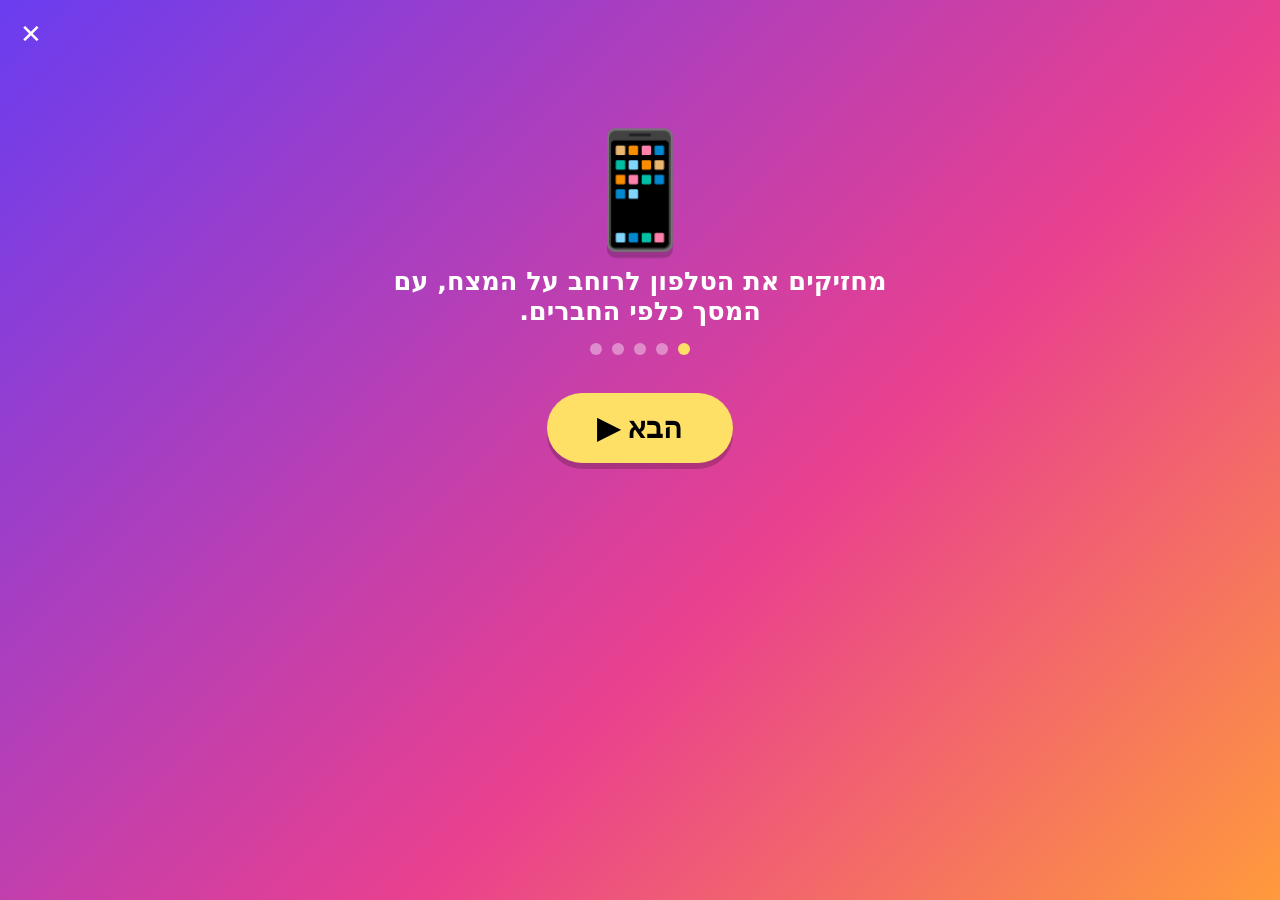
<file: index.html>
<!doctype html><html lang="he" dir="rtl"><head><meta charset="utf-8">
<meta name="viewport" content="width=device-width,initial-scale=1,viewport-fit=cover">
<meta name="theme-color" content="#6a3df0"><meta name="apple-mobile-web-app-capable" content="yes">
<link rel="icon" type="image/png" sizes="32x32" href="favicon-32.png"><link rel="apple-touch-icon" href="apple-touch-icon.png"><link rel="manifest" href="manifest.json"><title>על המצח!</title><link rel="preload" href="logo.png" as="image"><link rel="stylesheet" href="style.css?v=10"></head><body>
<section id="home" class="screen active">
 <img class="logo" src="logo.png" alt="" width="140" height="140" fetchpriority="high"><h1><span data-i="title"></span> 🎉</h1><p class="sub" data-i="sub"></p>
 <div class="card race-entry"><h3>🏁 שחקו יחד — מירוץ במקביל</h3><p>יש קוד חדר? הצטרפו מהטלפון שלכם!</p><form id="raceJoinForm"><label for="roomCode">קוד חדר</label><input id="roomCode" inputmode="numeric" pattern="[0-9]{4}" maxlength="4" placeholder="4821" required><label for="raceName">כינוי לקבוצה / לשחקן</label><input id="raceName" maxlength="24" placeholder="נבחר שם אוטומטית"><button class="cta small" id="raceJoin">כניסה לחדר ▶</button></form><small>או בחרו קטגוריה למטה ופתחו חדר חדש. צריך אינטרנט.</small></div><div class="card"><h3 data-i="age"></h3><div class="seg age" id="ageSeg"></div><h3 data-i="mode"></h3><div class="seg" id="modeSeg">
  <button data-v="pic"><span data-i="pic"></span><small data-i="kids"></small></button><button data-v="word" data-i="word"></button></div>
  
  <label class="chk" id="labelBox"><input type="checkbox" id="showLabel" checked> <span data-i="showLabel"></span></label></div>
 <div class="card"><h3 data-i="time"></h3><div class="seg" id="timeSeg"><button data-v="30" data-s="30"></button><button data-v="60" data-s="60"></button><button data-v="90" data-s="90"></button></div></div>
 <div class="card"><h3 data-i="teams"></h3><div class="seg" id="teamSeg"><button data-v="1" data-i="solo"></button><button data-v="2">2</button><button data-v="3">3</button><button data-v="4">4</button></div><div id="teamNames"></div>
  <label class="chk"><input type="checkbox" id="tourn"> <span data-i="tournOn"></span></label><div id="roundRow"><h3 data-i="rounds"></h3><div class="seg" id="roundSeg"><button data-v="2">2</button><button data-v="3">3</button><button data-v="5">5</button><button data-v="7">7</button></div></div>
  <div id="board"></div><button class="cta small" id="endGame" data-i="endGame"></button><button class="link" id="resetScores" data-i="reset"></button></div>
 <h3 class="center" data-i="modesT"></h3><div id="modes" class="grid"></div><h3 class="center" data-i="catsT"></h3><div id="cats" class="grid"></div><h3 class="center" data-i="holT"></h3><div id="hols" class="grid"></div>
 <div class="card"><h3 data-i="settings"></h3>
  <div class="seg" id="langSeg"><button data-v="he">🇮🇱 עברית</button><button data-v="en">🇬🇧 English</button></div>
  <label class="chk"><input type="checkbox" id="mute"> <span data-i="sound"></span></label>
  <label class="chk"><input type="checkbox" id="cam"> <span data-i="cam"></span></label><small class="camh" data-i="camHelp"></small>
  <label class="chk"><input type="checkbox" id="invert"> <span data-i="invert"></span></label>
  <h3 data-i="sensT" id="sensH"></h3><div class="seg" id="sensSeg" aria-labelledby="sensH"><button data-v="low" data-i="sLow"></button><button data-v="mid" data-i="sMid"></button><button data-v="high" data-i="sHigh"></button></div>
  <button class="link" id="tiltTest" data-i="tiltTest"></button>
  <label class="chk"><input type="checkbox" id="tapOnly"> <span data-i="tapOnly"></span></label>
  <label class="chk"><input type="checkbox" id="bigTxt"> <span data-i="big"></span></label>
  <label class="chk"><input type="checkbox" id="fresh" checked> <span data-i="fresh"></span></label>
  <button class="link" id="tutorial" data-i="tutorial"></button><button class="link paid" id="restore" data-i="restore"></button><a class="link" href="privacy.html" data-i="privacy"></a></div>
 <p class="help" data-i="help"></p>
</section>
<section id="onboard" class="screen"><button class="link skipob" id="obSkip" aria-label="Skip / דילוג">✕</button><div id="obIcon" class="huge"></div><p id="obText" class="obt"></p><div id="obDots"></div><button class="cta" id="obNext"></button></section>
<section id="customScr" class="screen"><h2 data-i="customT"></h2><p data-i="customHelp"></p><div class="cadd"><input id="cNew" enterkeyhint="done"><button id="cAdd" class="cta small"></button></div><div id="cCount"></div><ul id="cList"></ul><button class="cta" id="customSave" data-i="saveB"></button><button class="link" id="customBack" data-i="back"></button></section>
<section id="unlockScr" class="screen"><div class="huge">🔓</div><h2 data-i="lockedT"></h2><div id="lockList"></div><button class="cta" id="buy"></button><p id="payNote"></p><button class="link" id="restore2" data-i="restore"></button><button class="link" id="unlockBack" data-i="back"></button></section>
<section id="ready" class="screen"><div id="readyTeam" class="big"></div><div id="readyCat" class="big2"></div><p id="readyHint" class="hintP"></p><p data-i="placeOn"></p><button class="cta" id="go" data-i="go"></button><button class="cta small" id="raceHost">🏁 מירוץ במקביל — פתיחת חדר</button><button class="link" id="back1" data-i="back"></button></section>
<section id="count" class="screen"><div id="countNum" class="huge" role="status" aria-live="assertive">3</div></section>
<section id="play" class="screen"><div id="timer" role="timer" aria-live="off">60</div><div id="scoreLive" aria-live="polite">0</div>
 <div id="item" aria-live="polite"><img id="pimg" alt=""><div id="emoji"></div><div id="word"></div><div id="hintP"></div></div>
 <button class="side skip" id="bSkip" data-al="skip">⏭️<br><span data-i="skip"></span></button><button class="side ok" id="bOk" data-al="ok">✅<br><span data-i="ok"></span></button>
 <div id="flash" aria-hidden="true"></div><div id="recDot">● REC</div></section>
<section id="sum" class="screen"><h2 id="sumTitle"></h2><div id="sumScore" class="huge"></div><div id="sumStars" class="stars"></div><div id="recBanner" style="display:none"></div><div id="sumSub"></div>
 <div class="lists"><div><h3 data-i="guessed"></h3><ul id="lOk"></ul></div><div><h3 data-i="skipped"></h3><ul id="lSkip"></ul></div></div>
 <div id="vidBox" style="display:none"><h3 data-i="videoT"></h3><video id="vid" controls playsinline></video><div class="vbtn"><a id="vidDl" class="cta small" data-i="dl"></a><button id="vidShare" class="cta small" data-i="share"></button></div></div>
 <div id="board2"></div><div id="nextUp" class="big2"></div><button class="cta" id="next"></button><button class="cta small" id="endGame2" data-i="endShort"></button><button class="link" id="toHome" data-i="menu"></button></section>
<section id="win" class="screen"><div class="huge" id="winCrown">🏆</div><h2 id="winTitle"></h2><ol id="winList"></ol><button class="cta" id="newGame" data-i="newGame"></button><button class="link" id="winHome" data-i="winHome"></button></section>
<section id="raceLobby" class="screen race-page" dir="rtl"><h1>🏁 מירוץ במקביל</h1><p>קוד החדר — אמרו לחברים:</p><div id="raceCode" dir="ltr">…</div><p id="raceSetup"></p><button id="raceShare" class="cta small" aria-describedby="raceShareMsg">🔗 העתקת קישור לחדר</button><p id="raceShareMsg" class="race-copy" role="status" aria-live="polite"></p><p id="raceLobbyStatus" role="status" aria-live="polite"></p><ul id="racePlayers"></ul><p class="race-help">2–8 קבוצות, טלפון אחד לכל קבוצה.<br>אותה מילה לכולם! הראשון שמנחש ומטה קדימה זוכה בנקודה.<br>הטיה אחורה = לא יודעים, בלי להחליף את המילה.<br>המצלמה כבויה במירוץ. המארח חייב להישאר בחדר.<br>שחקו עם מכרים והשתמשו בכינוי — הקוד אינו סיסמה.</p><button id="raceStart" class="cta small">כולם מוכנים? מתחילים! ▶</button><button id="raceLobbyExit" class="link">יציאה מהחדר</button></section>
<section id="racePlay" class="screen" dir="rtl"><header class="race-top"><b id="raceTimer">60</b><div id="raceBoard" aria-label="ניקוד חי"></div></header><div id="raceItem"><img id="raceImage" alt=""><div id="raceEmoji"></div><div id="raceWord" dir="auto"></div><small id="raceHint"></small></div><button id="raceSkip" class="race-side race-skip">⏭️<br>לא יודעים</button><button id="raceCorrect" class="race-side race-ok">✅<br>ניחשנו!</button><div id="raceFlash" role="status"></div><div class="race-bottom"><button id="racePause">⏸ עצירה</button><button id="raceGlobalSkip">⏭ לכולם</button><button id="raceEnd">🏁 סיום</button><button id="raceExit">✖ יציאה</button></div><div id="racePaused"><h2>⏸ המשחק בהפסקה</h2><p>הזמן עצר אצל כולם</p><button id="raceResume" class="cta small">▶ ממשיכים</button><button id="racePausedExit" class="cta small">✖ יציאה</button></div></section>
<section id="raceResults" class="screen race-page" dir="rtl"><h1>🏆 תוצאות המירוץ</h1><h2 id="raceWinner"></h2><ol id="raceRanks"></ol><button id="raceAgain" class="cta small">סיבוב נוסף ▶</button><p id="raceAgainWait">מחכים למארח לסיבוב נוסף</p><button id="raceHome" class="link">חזרה הביתה</button></section>
<section id="raceError" class="screen race-page" dir="rtl"><div class="huge">📡</div><h2 id="raceErrorText" role="alert"></h2><button id="raceErrorHome" class="cta small">חזרה הביתה</button></section>
<div id="toast" role="status" aria-live="polite"></div>
<div id="tiltOv" role="dialog" aria-modal="true" aria-labelledby="ttH"><div class="pbox"><h2 id="ttH" data-i="ttTitle"></h2><p id="ttMsg" role="status" aria-live="polite"></p><div class="ttTrack" aria-hidden="true"><i id="ttBar"></i></div><button id="ttDone" class="cta" data-i="ttDone"></button></div></div>
<div id="raceNet" role="status" aria-live="polite" hidden></div>
<div id="ctl"><button id="pauseB" data-i="pause"></button><button id="exitB" data-i="exit"></button></div>
<div id="pauseOv"><div class="pbox"><h2 data-i="paused"></h2><div id="pauseCd" class="huge"></div><div id="pauseBtns"><button id="resumeB" class="cta" data-i="resume"></button><button id="exitB2" class="cta ghostx" data-i="exit"></button></div></div></div>
<button id="quit" hidden></button><script src="data.js?v=10"></script><script src="data_en.js?v=10"></script><script src="ages.js?v=10"></script><script src="holidays.js?v=10"></script><script src="content.js?v=10"></script><script src="content2.js?v=10"></script><script src="pay.js?v=10"></script><script src="app.js?v=10"></script><script src="race.js?v=10"></script></body></html>
</file>
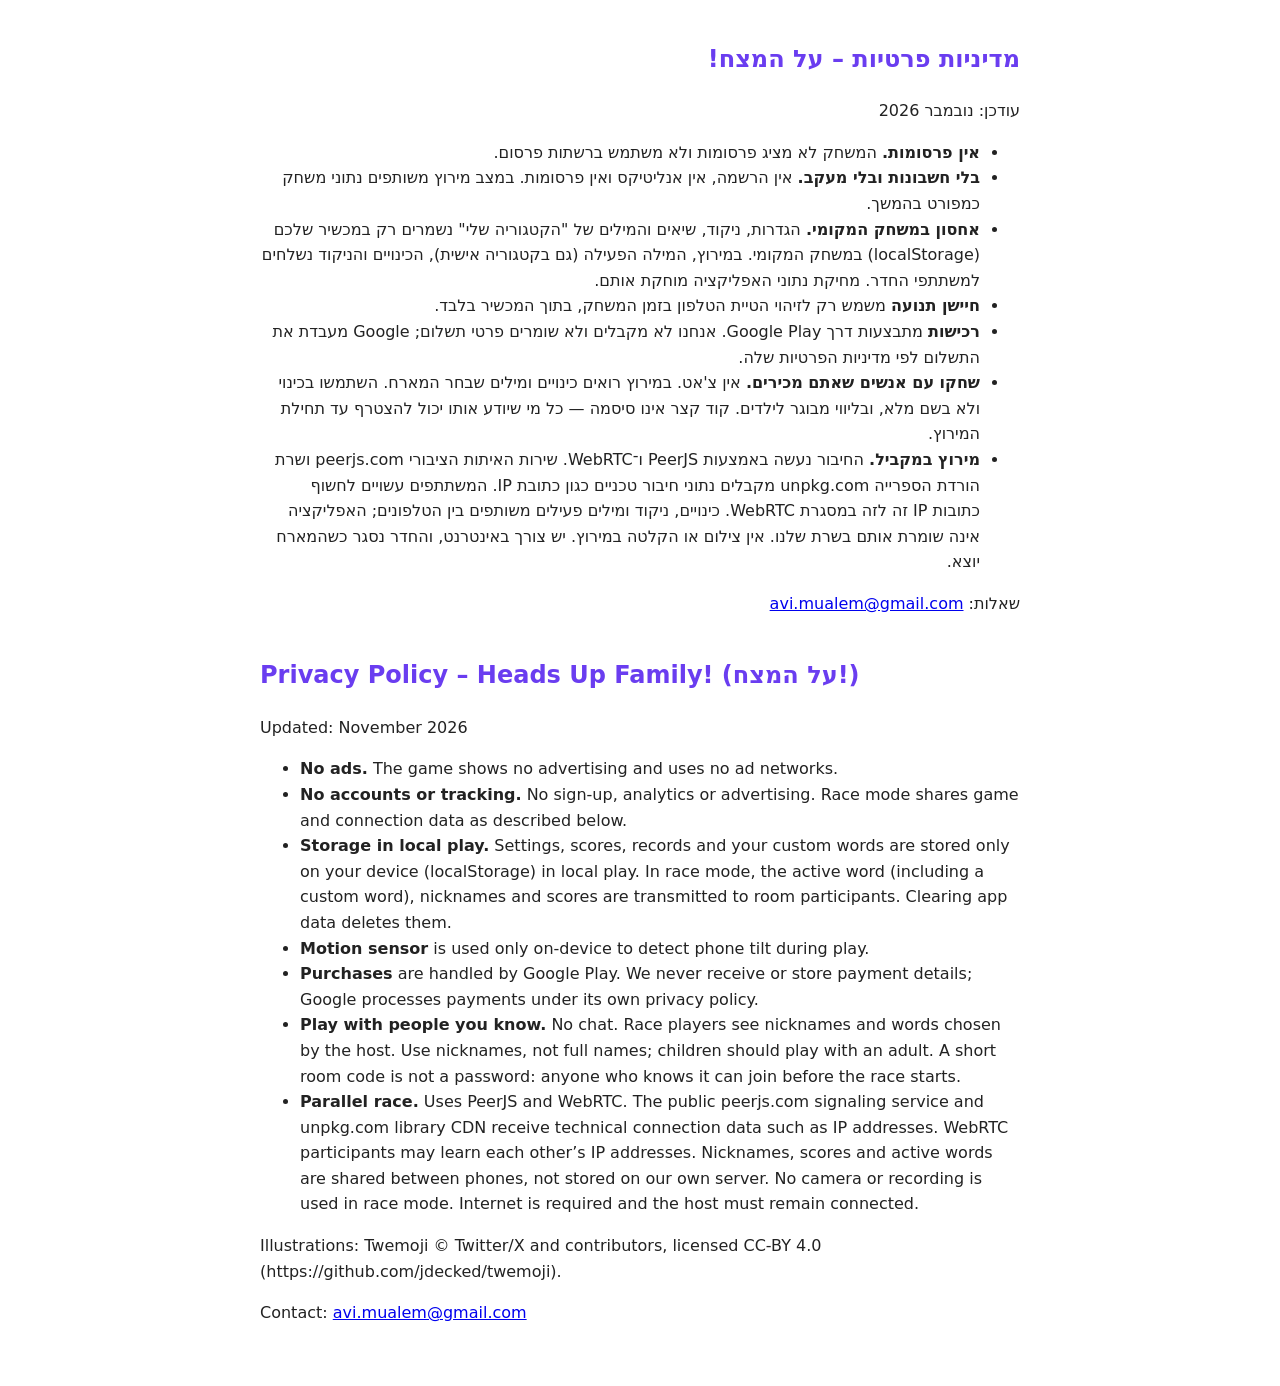
<file: privacy.html>
<!doctype html><html lang="he" dir="rtl"><head><meta charset="utf-8"><meta name="viewport" content="width=device-width,initial-scale=1"><title>מדיניות פרטיות – על המצח! / Privacy Policy</title>
<style>body{font-family:system-ui,Arial,sans-serif;max-width:760px;margin:auto;padding:20px;line-height:1.6;color:#222}h1,h2{color:#6a3df0}section{margin-bottom:40px}</style></head><body>
<section><h1>מדיניות פרטיות – על המצח!</h1><p>עודכן: נובמבר 2026</p>
<ul><li><b>אין פרסומות.</b> המשחק לא מציג פרסומות ולא משתמש ברשתות פרסום.</li>
<li><b>בלי חשבונות ובלי מעקב.</b> אין הרשמה, אין אנליטיקס ואין פרסומות. במצב מירוץ משותפים נתוני משחק כמפורט בהמשך.</li>
<li><b>אחסון במשחק המקומי.</b> הגדרות, ניקוד, שיאים והמילים של "הקטגוריה שלי" נשמרים רק במכשיר שלכם (localStorage) במשחק המקומי. במירוץ, המילה הפעילה (גם בקטגוריה אישית), הכינויים והניקוד נשלחים למשתתפי החדר. מחיקת נתוני האפליקציה מוחקת אותם.</li>
<li><b>חיישן תנועה</b> משמש רק לזיהוי הטיית הטלפון בזמן המשחק, בתוך המכשיר בלבד.</li>
<li><b>רכישות</b> מתבצעות דרך Google Play. אנחנו לא מקבלים ולא שומרים פרטי תשלום; Google מעבדת את התשלום לפי מדיניות הפרטיות שלה.</li>
<li><b>שחקו עם אנשים שאתם מכירים.</b> אין צ'אט. במירוץ רואים כינויים ומילים שבחר המארח. השתמשו בכינוי ולא בשם מלא, ובליווי מבוגר לילדים. קוד קצר אינו סיסמה — כל מי שיודע אותו יכול להצטרף עד תחילת המירוץ.</li><li><b>מירוץ במקביל.</b> החיבור נעשה באמצעות PeerJS ו־WebRTC. שירות האיתות הציבורי peerjs.com ושרת הורדת הספרייה unpkg.com מקבלים נתוני חיבור טכניים כגון כתובת IP. המשתתפים עשויים לחשוף כתובות IP זה לזה במסגרת WebRTC. כינויים, ניקוד ומילים פעילים משותפים בין הטלפונים; האפליקציה אינה שומרת אותם בשרת שלנו. אין צילום או הקלטה במירוץ. יש צורך באינטרנט, והחדר נסגר כשהמארח יוצא.</li></ul>
<p>שאלות: <a href="mailto:avi.mualem@gmail.com">avi.mualem@gmail.com</a></p></section>
<section dir="ltr" lang="en"><h1>Privacy Policy – Heads Up Family! (על המצח!)</h1><p>Updated: November 2026</p>
<ul><li><b>No ads.</b> The game shows no advertising and uses no ad networks.</li>
<li><b>No accounts or tracking.</b> No sign-up, analytics or advertising. Race mode shares game and connection data as described below.</li>
<li><b>Storage in local play.</b> Settings, scores, records and your custom words are stored only on your device (localStorage) in local play. In race mode, the active word (including a custom word), nicknames and scores are transmitted to room participants. Clearing app data deletes them.</li>
<li><b>Motion sensor</b> is used only on-device to detect phone tilt during play.</li>
<li><b>Purchases</b> are handled by Google Play. We never receive or store payment details; Google processes payments under its own privacy policy.</li>
<li><b>Play with people you know.</b> No chat. Race players see nicknames and words chosen by the host. Use nicknames, not full names; children should play with an adult. A short room code is not a password: anyone who knows it can join before the race starts.</li><li><b>Parallel race.</b> Uses PeerJS and WebRTC. The public peerjs.com signaling service and unpkg.com library CDN receive technical connection data such as IP addresses. WebRTC participants may learn each other’s IP addresses. Nicknames, scores and active words are shared between phones, not stored on our own server. No camera or recording is used in race mode. Internet is required and the host must remain connected.</li></ul>
<p>Illustrations: Twemoji © Twitter/X and contributors, licensed CC-BY 4.0 (https://github.com/jdecked/twemoji).</p><p>Contact: <a href="mailto:avi.mualem@gmail.com">avi.mualem@gmail.com</a></p></section></body></html>
</file>
<file: style.css>
*{box-sizing:border-box;-webkit-tap-highlight-color:transparent}
body{margin:0;font-family:system-ui,"Segoe UI",Arial,sans-serif;background:linear-gradient(135deg,#6a3df0,#e9408f 60%,#ff9a3c);color:#222;min-height:100vh;overflow-x:hidden}
.screen{display:none;padding:16px;min-height:100vh}.screen.active{display:block}
h1{color:#fff;text-align:center;font-size:2.6rem;margin:8px 0 0;text-shadow:0 4px 0 #0003}.sub{color:#fff;text-align:center;margin:0 0 12px}
h3{margin:6px 0}.center{text-align:center;color:#fff}
.card{background:#fff;border-radius:22px;padding:12px 14px;margin:10px auto;max-width:640px;box-shadow:0 8px 20px #0003}
.seg{display:flex;gap:8px;flex-wrap:wrap}.seg button{flex:1;min-height:52px;border:0;border-radius:14px;background:#eee;font-size:1.1rem;font-weight:700}
.seg button small{display:block;font-weight:400;font-size:.75rem}.seg button.on{background:#6a3df0;color:#fff}
.grid{display:grid;grid-template-columns:repeat(auto-fill,minmax(140px,1fr));gap:12px;max-width:800px;margin:auto}
.grid button{border:0;border-radius:22px;min-height:120px;font-size:1.2rem;font-weight:800;color:#fff;box-shadow:0 6px 0 #0003;transition:transform .1s}
.grid button:active{transform:scale(.95)}.grid button b{display:block;font-size:3rem}
.chk{display:block;margin:10px 0;font-size:1rem}.chk input{transform:scale(1.4);margin-inline-end:8px}
.help{color:#fff;text-align:center;max-width:600px;margin:10px auto;opacity:.9}
#teamNames input{width:100%;font-size:1.1rem;padding:10px;margin-top:8px;border-radius:12px;border:2px solid #ddd}
.board{display:flex;gap:8px;flex-wrap:wrap;margin-top:8px}.board div{flex:1;background:#f3efff;border-radius:12px;padding:8px;text-align:center;font-weight:700;color:#222}.board .cur{background:#ffe066}
.link{background:none;border:0;color:#6a3df0;font-size:1rem;text-decoration:underline;margin:8px auto;display:block}
#ready,#count,#sum{text-align:center;color:#fff}#ready .link,#sum .link{color:#fff}
.big{font-size:2.4rem;font-weight:900;margin-top:20vh}.huge{font-size:7rem;font-weight:900;text-shadow:0 6px 0 #0003}#count .huge{margin-top:25vh;animation:pop 1s infinite}
@keyframes pop{0%{transform:scale(.4);opacity:0}30%{transform:scale(1.1);opacity:1}100%{transform:scale(1)}}
.cta{background:#ffe066;border:0;border-radius:40px;font-size:1.8rem;font-weight:900;padding:18px 50px;box-shadow:0 6px 0 #0003;margin-top:20px}
#play{background:#fff;position:relative;overflow:hidden;padding:0}
#item{position:absolute;inset:0;display:flex;flex-direction:column;align-items:center;justify-content:center;padding:0 22vw;text-align:center}
#emoji{font-size:min(55vh,40vw);line-height:1}#word{font-size:min(14vh,9vw);font-weight:900;color:#3b1fa3}
#play.pic #word{font-size:min(9vh,6vw);color:#555}#play.wordm #word{font-size:min(22vh,10vw)}
#timer,#scoreLive{position:absolute;top:10px;font-size:2rem;font-weight:900;background:#6a3df0;color:#fff;border-radius:30px;padding:4px 18px;z-index:2}
#timer{left:50%;transform:translateX(-50%)}#timer.low{background:#e53935;animation:pop .5s infinite}#scoreLive{left:calc(50% + 60px);background:#2fbf71;z-index:3}
.side{position:absolute;top:0;bottom:0;width:18vw;border:0;font-size:1.6rem;font-weight:900;color:#fff;opacity:.9;z-index:2}
.ok{left:0;background:#2fbf71}.skip{right:0;background:#ff9a3c}
#flash{position:absolute;inset:0;display:none;align-items:center;justify-content:center;font-size:30vh;z-index:3;color:#fff}
#flash.g{display:flex;background:#2fbf71}#flash.s{display:flex;background:#ff9a3c}
#quit{position:absolute;bottom:10px;left:50%;transform:translateX(-50%);border:0;background:#0002;border-radius:50%;width:44px;height:44px;font-size:1.2rem;z-index:2}
.lists{display:flex;gap:12px;max-width:700px;margin:auto;text-align:start}.lists>div{flex:1;background:#fff;color:#222;border-radius:18px;padding:10px}
.lists ul{margin:0;padding-inline-start:18px;font-size:1.1rem}
#rotate{display:none}

.board div{display:flex;flex-direction:column;align-items:center;border:3px solid transparent}.board div b{font-size:1.8rem}.board div small{font-size:.75rem;color:#6a3df0}
.board .lead{border-color:#f5b700;box-shadow:0 0 12px #f5b70099}.rnd{text-align:center;font-size:.85rem;color:#666;margin-top:4px}
#board2 .board,#board2 .rnd{max-width:700px;margin:10px auto 0}#board2 .rnd{color:#fff}
#sumSub{font-size:1.3rem;font-weight:800}.big2{font-size:1.6rem;font-weight:900;margin-top:10px}
.cta.small{font-size:1.1rem;padding:10px 24px;display:block;margin:12px auto}
#win{text-align:center;color:#fff}#winList{list-style:none;padding:0;max-width:500px;margin:12px auto}
#winList li{display:flex;justify-content:space-between;background:#fff;color:#222;border-radius:16px;padding:12px 18px;margin:8px 0;font-size:1.3rem;font-weight:800}
#winList li.lead{background:#ffe066}#win .link{color:#fff}
.grid button.mix{background:linear-gradient(135deg,#6a3df0,#ff5c8a,#ff9a3c)}
#win .huge{font-size:4rem;margin-top:4px}
.logo{display:block;width:clamp(90px,22vmin,150px);height:auto;margin:0 auto 8px;border-radius:22%;box-shadow:0 6px 20px rgba(0,0,0,.25)}
/* v4 */
#pimg{height:min(52vh,38vw);width:auto;max-width:56vw;object-fit:contain;filter:drop-shadow(0 6px 0 #0001)}
.grid button{position:relative}.grid button.locked{filter:saturate(.45) brightness(.85)}.grid button .lock{position:absolute;top:8px;inset-inline-end:10px;font-style:normal;font-size:1.4rem}
.grid button .bst{display:block;font-size:.8rem;font-weight:700;margin-top:4px;color:#fff8;color:#fffd}
#onboard,#customScr,#unlockScr{text-align:center;color:#fff}.obt{font-size:1.6rem;font-weight:800;max-width:560px;margin:10px auto}
#obDots{margin:14px}#obDots i{display:inline-block;width:12px;height:12px;border-radius:50%;background:#fff6;margin:0 5px}#obDots i.on{background:#ffe066}
.skipob{position:absolute;top:10px;inset-inline-end:14px;color:#fff;font-size:1.6rem;text-decoration:none}#onboard .huge{margin-top:12vh}
#customText{width:100%;max-width:560px;font-size:1.2rem;border-radius:16px;padding:12px;border:0}#customScr .link,#unlockScr .link,#home a.link{color:#fff}.card a.link{color:#6a3df0;text-align:center}
#lockList{display:flex;flex-wrap:wrap;gap:8px;justify-content:center;max-width:640px;margin:12px auto}#lockList span{background:#fff3;border-radius:14px;padding:6px 12px;font-weight:700}
#buy{font-size:1.3rem;padding:16px 28px}#buy:disabled{opacity:.6}#payNote{max-width:520px;margin:12px auto;font-size:1.05rem}
.stars{direction:ltr;font-size:3rem;color:#ffe066;text-shadow:0 3px 0 #0003;letter-spacing:6px}
.lists li{display:flex;align-items:center;gap:8px;margin:4px 0}.lists li img{width:34px;height:34px}
#toast{position:fixed;bottom:24px;left:50%;transform:translateX(-50%) translateY(120px);background:#222;color:#fff;padding:12px 22px;border-radius:30px;font-weight:700;transition:transform .3s;z-index:9}#toast.on{transform:translateX(-50%) translateY(0)}

.seg.age button{font-size:.95rem}.grid button .hint{display:block;font-size:.72rem;font-weight:600;opacity:.95;margin-top:4px}.grid button.modeT{min-height:130px}.hintP{text-align:center;color:#fff;font-size:1.1rem}#hintP{font-size:1rem;opacity:.8;margin-top:8px}
#play.pic #item.noimg #word{font-size:min(18vh,9vw);color:#3b1fa3}
#ctl{position:fixed;top:auto;bottom:calc(8px + env(safe-area-inset-bottom));left:50%;transform:translateX(-50%);display:none;gap:10px;z-index:50}#ctl button{min-width:96px;min-height:56px;border:0;border-radius:16px;background:#000a;color:#fff;font-size:1.05rem;font-weight:800;padding:6px 12px}
#pauseOv{position:fixed;inset:0;background:#2a1460;display:none;align-items:center;justify-content:center;z-index:60;color:#fff;text-align:center}#pauseOv.on{display:flex}#pauseOv .pbox{display:flex;flex-direction:column;gap:16px;align-items:center}#pauseBtns{display:flex;gap:16px}#pauseBtns .ghostx{background:#fff3}#pauseBtns .cta{min-width:150px;min-height:64px;font-size:1.3rem}#pauseCd{font-size:5rem;font-weight:900;min-height:1em}
#play #item{padding-bottom:64px;box-sizing:border-box}
@media (max-height:420px){#ctl button{min-height:44px;min-width:84px;font-size:.95rem;padding:4px 10px}#play #item{padding-bottom:60px}}
#play #item{padding-top:78px}
#pimg{height:min(52vh,38vw,calc(100vh - 78px - 64px - min(11vh,7.2vw) - 24px));min-height:0}
#emoji{font-size:min(55vh,40vw,calc(100vh - 78px - 64px - min(11vh,7.2vw) - 24px))}
@media (max-height:420px){#pimg{height:min(52vh,38vw,calc(100vh - 78px - 50px - min(11vh,7.2vw) - 16px))}#emoji{font-size:min(55vh,40vw,calc(100vh - 78px - 50px - min(11vh,7.2vw) - 16px))}#scoreLive,#timer{font-size:1.6rem}}

/* v8 */
.grid button.season{outline:4px solid #ffe066;box-shadow:0 0 18px #ffe066cc;animation:glow 1.6s ease-in-out infinite alternate}.grid button .sb{display:block;font-size:.78rem;font-weight:800;margin-top:4px;color:#ffe066}
@keyframes glow{from{box-shadow:0 0 6px #ffe06688}to{box-shadow:0 0 22px #ffe066}}
.camh{display:block;font-size:.8rem;color:#666;margin:-4px 0 6px;padding-inline-start:30px}
#roundRow h3{margin:10px 0 4px}
.cadd{display:flex;gap:8px;max-width:560px;margin:10px auto}.cadd input{flex:1;font-size:1.2rem;padding:10px 14px;border-radius:14px;border:0}.cadd .cta.small{margin:0}
#cCount{font-weight:800;margin:6px}#cList{list-style:none;padding:0;max-width:560px;margin:0 auto;max-height:45vh;overflow:auto}
#cList li{display:flex;gap:8px;margin:6px 0}#cList input{flex:1;font-size:1.1rem;padding:8px 12px;border-radius:12px;border:0}#cList .del{border:0;border-radius:12px;background:#fff3;font-size:1.2rem;min-width:48px;min-height:44px}
.lists ul{list-style:none;padding:0}.lists>div:first-child{border-top:6px solid #2fbf71}.lists>div:last-child{border-top:6px solid #e53935}
#lOk li{color:#1d8a4f;font-weight:700}#lSkip li{color:#c62828;font-weight:700}
#recBanner{display:inline-block;background:#ffe066;color:#3b1fa3;font-size:1.6rem;font-weight:900;border-radius:30px;padding:6px 22px;margin:6px;animation:pop 1s}
#vidBox{max-width:700px;margin:12px auto;background:#0003;border-radius:18px;padding:10px}#vid{width:100%;max-height:50vh;border-radius:12px;background:#000;transform:scaleX(-1)}
.vbtn{display:flex;gap:10px;justify-content:center;flex-wrap:wrap}.vbtn .cta.small{margin:8px 0;text-decoration:none;color:#222}
#recDot{display:none;position:absolute;top:14px;inset-inline-start:14px;z-index:4;background:#e53935;color:#fff;font-weight:900;font-size:.85rem;border-radius:12px;padding:3px 9px;animation:pop 1.2s infinite}
.confetti{position:fixed;inset:0;pointer-events:none;z-index:80;overflow:hidden}.confetti i{position:absolute;top:-20px;width:10px;height:16px;border-radius:2px;animation-name:fall;animation-timing-function:linear;animation-fill-mode:forwards}
@keyframes fall{to{top:110vh;transform:rotate(720deg) translateX(40px)}}
#winCrown{animation:pop 1s}

#word{overflow-wrap:anywhere;max-width:100%;unicode-bidi:isolate;line-height:1.1}#play.wordm #word{font-size:min(16vh,8vw)}
/* v9: isolated race layout — never changes local/solo/tournament UI. */
[hidden]{display:none!important}.race-entry input{display:block;width:100%;font:inherit;padding:10px;border:2px solid #ddd;border-radius:12px;margin:6px 0 10px}.race-entry #roomCode{direction:ltr;text-align:center;letter-spacing:.2em;font-size:1.5rem}.race-entry small{display:block;text-align:center;color:#555}.race-page{color:#fff;text-align:center;max-width:760px;margin:auto}.race-page .link{color:#fff}.race-page h1{font-size:2rem}.race-page p{margin:8px 0}#raceCode{font-size:clamp(3rem,13vw,5rem);font-weight:900;letter-spacing:.18em;background:#fff;color:#4a20bc;border-radius:20px;max-width:360px;margin:auto;padding:4px 0}#racePlayers,#raceRanks{list-style:none;padding:0;max-width:500px;margin:10px auto}#racePlayers li,#raceRanks li{background:#fff;color:#392078;border-radius:14px;padding:10px;margin:6px 0;font-weight:800;overflow-wrap:anywhere}#raceRanks li{display:flex;justify-content:space-between;gap:8px}.race-help{font-size:.9rem;line-height:1.6}button:disabled{opacity:.55}
#racePlay{position:fixed;inset:0;height:100dvh;min-height:0;background:#fff;padding:0;overflow:hidden;color:#392078}.race-top{position:absolute;top:0;left:0;right:0;height:136px;display:flex;flex-direction:column;align-items:center;gap:6px;padding:8px 10px;z-index:2}#raceTimer{background:#6a3df0;color:#fff;border-radius:30px;padding:4px 18px;font-size:1.8rem;line-height:1.2}#raceTimer.low{background:#df3358}#raceBoard{display:grid;grid-template-columns:repeat(4,minmax(0,1fr));gap:4px;width:100%;max-width:700px;font-size:.72rem;line-height:1.3}#raceBoard span{background:#eee8ff;border-radius:8px;padding:4px;overflow:hidden;text-overflow:ellipsis;white-space:nowrap}#raceBoard .lead{background:#fff0ab}#raceBoard b{color:#392078}#raceItem{position:absolute;inset:136px 19% 78px;display:flex;flex-direction:column;align-items:center;justify-content:center;gap:8px;text-align:center;overflow:hidden}#raceImage{object-fit:contain;max-height:55%;max-width:100%;min-height:0}#raceEmoji{font-size:min(26vw,20vh);line-height:1}#raceWord{font-weight:900;font-size:clamp(20px,6vw,48px);overflow-wrap:anywhere;line-height:1.1;max-width:100%;unicode-bidi:isolate}#raceHint{font-size:.78rem}#racePlay .race-side{position:absolute;top:136px;bottom:78px;width:17%;border:0;border-radius:12px;color:#fff;font-size:clamp(.8rem,3vw,1.2rem);font-weight:800;padding:4px;overflow-wrap:anywhere}.race-ok{left:0;background:#2ba866}.race-skip{right:0;background:#f28a25}.race-bottom{position:absolute;bottom:0;left:0;right:0;min-height:70px;padding:8px 6px calc(8px + env(safe-area-inset-bottom));display:flex;justify-content:center;gap:6px;background:#f1edff;z-index:5}.race-bottom button{border:0;border-radius:12px;background:#392078;color:#fff;font-weight:800;font-size:.9rem;min-height:48px;min-width:0;flex:1;max-width:150px;padding:5px}#raceFlash{display:none;position:absolute;inset:136px 0 78px;background:#229956ed;color:#fff;align-items:center;justify-content:center;text-align:center;padding:14px;font-weight:900;font-size:clamp(1.5rem,7vw,3rem);z-index:4;overflow-wrap:anywhere}#raceFlash.on{display:flex}#racePaused{display:none;position:absolute;inset:0;background:#2a1460;color:#fff;z-index:10;text-align:center;padding:15px;align-content:center}#racePaused.on{display:block}
@media (orientation:landscape) and (max-height:500px){.race-top{height:100px;flex-direction:row;padding:6px 12px;gap:10px}#raceTimer{flex:none}#raceBoard{font-size:.72rem}#raceItem{inset:100px 19% 64px;gap:4px}#racePlay .race-side,#raceFlash{top:100px;bottom:64px}.race-bottom{min-height:60px;padding-top:6px;padding-bottom:6px}.race-bottom button{min-height:46px}#raceWord{font-size:clamp(20px,7vh,34px)}#raceImage{max-height:52%}#raceEmoji{font-size:19vh}#raceHint{font-size:.7rem}.race-page h1{font-size:1.7rem;margin-top:0}#raceCode{font-size:2.8rem}#racePlayers{display:flex;flex-wrap:wrap;justify-content:center;gap:4px}#racePlayers li{padding:6px;margin:0}.race-page .cta.small{margin:8px auto}.race-help{font-size:.8rem}}

#raceBoard>span{display:flex;align-items:center;gap:3px}#raceBoard .race-player-name{display:block;flex:1;min-width:0;padding:0;background:none;border-radius:0}#raceBoard b{flex:none}#raceWord{font-size:clamp(28px,9vw,58px)}@media (orientation:landscape) and (max-height:500px){#raceWord{font-size:clamp(20px,7vh,34px)}}
/* v10 */
html{touch-action:manipulation}
:focus-visible{outline:3px solid #ffd400;outline-offset:2px}
#tiltOv{position:fixed;inset:0;background:#2a1460;display:none;align-items:center;justify-content:center;z-index:70;color:#fff;text-align:center;padding:20px}
#tiltOv.on{display:flex}
#tiltOv .pbox{display:flex;flex-direction:column;gap:14px;align-items:center;max-width:520px}
#tiltOv p{font-size:1.25rem;line-height:1.4;margin:0}
.ttTrack{width:min(80vw,420px);height:18px;border-radius:9px;background:#ffffff33;overflow:hidden}
.ttTrack i{display:block;height:100%;width:50%;background:linear-gradient(90deg,#ff9a3c,#2fbf71);transition:width .12s}
#raceNet{position:fixed;top:10px;left:50%;transform:translateX(-50%);background:#ffd400;color:#222;font-weight:800;padding:8px 18px;border-radius:24px;z-index:80;box-shadow:0 4px 0 #0003;max-width:90vw;text-align:center}
.race-copy{min-height:1.3em;font-weight:800;color:#fff;margin:4px 0}
#raceShare.copied{background:#2fbf71}
body.bigtxt .grid button{font-size:1.35rem}
body.bigtxt .lists li{font-size:1.25rem}
body.bigtxt #hintP,body.bigtxt .hintP{font-size:1.2rem}
body.bigtxt .side{font-size:2rem}
.help,.sub{text-shadow:0 1px 2px #0006}
#sum .lists li{color:#222}
</file>
